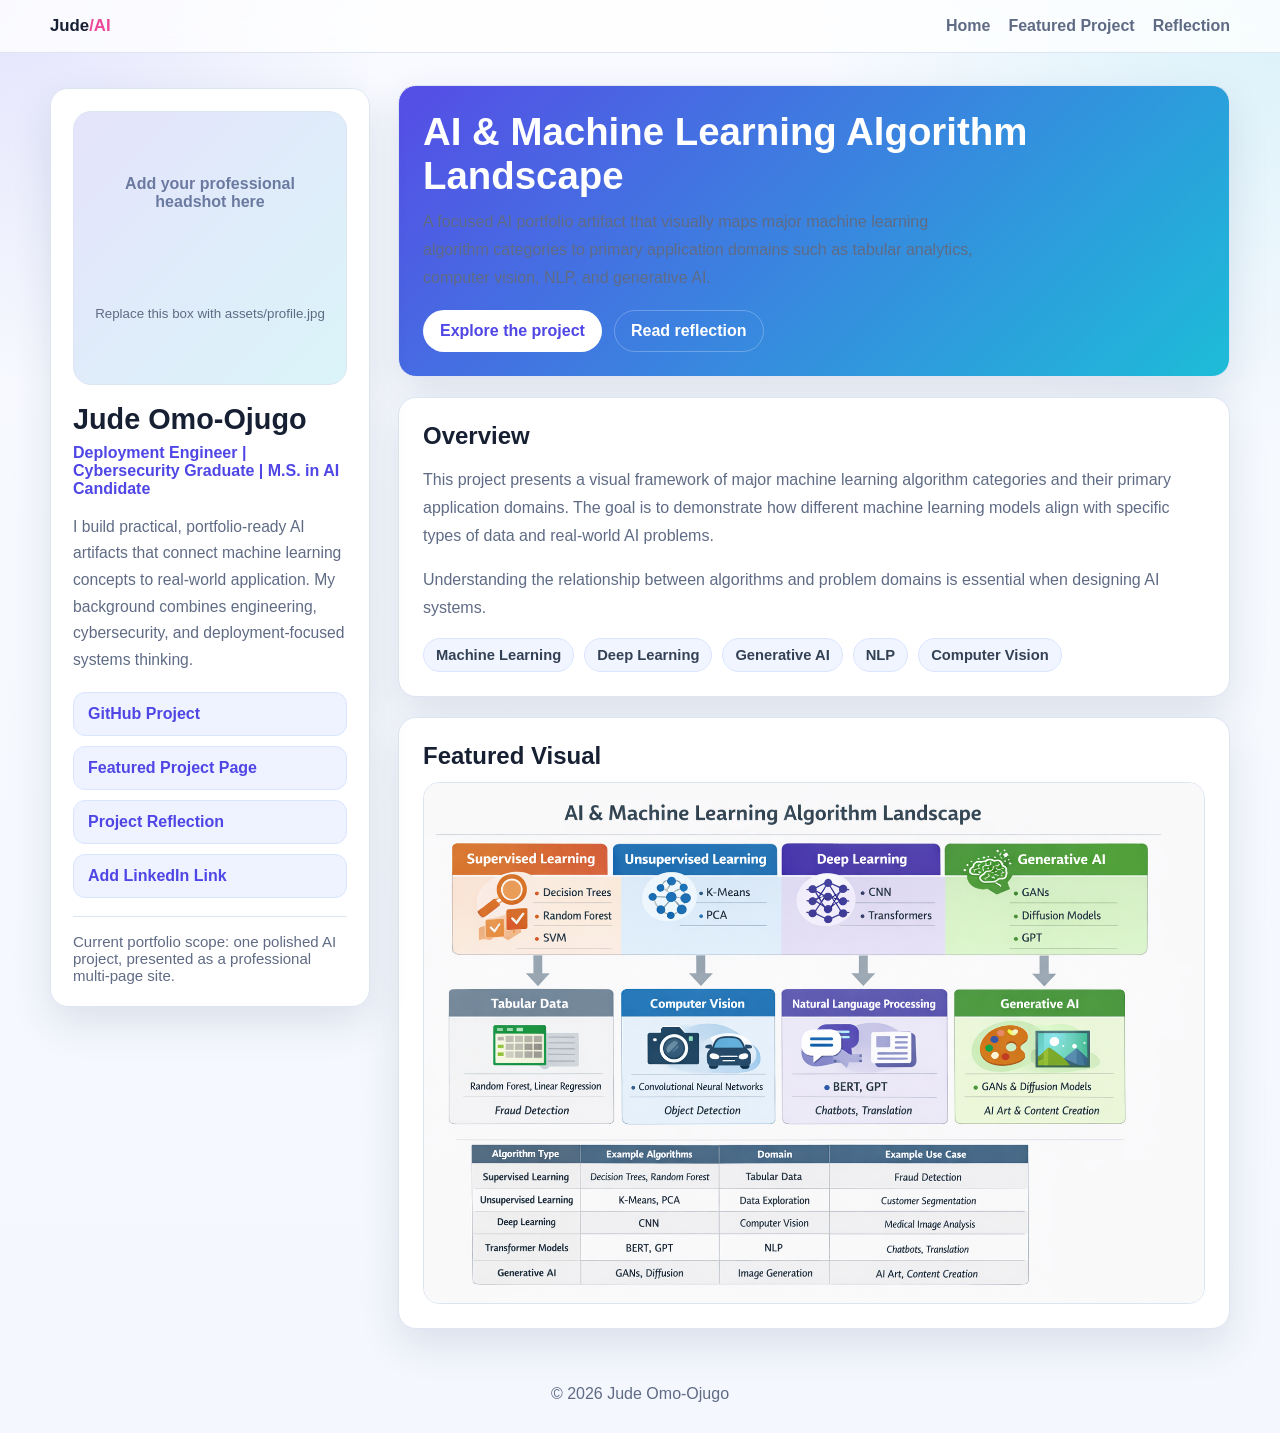
<file: index.html>
<!DOCTYPE html>
<html lang="en">
<head>
  <meta charset="UTF-8" />
  <meta name="viewport" content="width=device-width, initial-scale=1.0" />
  <title>Jude Omo-Ojugo | AI Portfolio</title>
  <meta name="description" content="AI portfolio for Jude Omo-Ojugo featuring a machine learning algorithm landscape project." />
  <link rel="stylesheet" href="styles.css" />
</head>
<body>
  <header class="topbar">
    <div class="container topbar-inner">
      <div class="brand">Jude<span>/AI</span></div>
      <nav class="nav">
        <a href="index.html">Home</a>
        <a href="project.html">Featured Project</a>
        <a href="reflection.html">Reflection</a>
      </nav>
    </div>
  </header>

  <div class="container layout">
    <aside class="sidebar">
      <div class="avatar-wrap">
        <div class="avatar-placeholder">
          Add your professional headshot here
          <small>Replace this box with assets/profile.jpg</small>
        </div>
      </div>
      <h1>Jude Omo-Ojugo</h1>
      <div class="role">Deployment Engineer | Cybersecurity Graduate | M.S. in AI Candidate</div>
      <p class="bio">
        I build practical, portfolio-ready AI artifacts that connect machine learning concepts to real-world application. My background combines engineering, cybersecurity, and deployment-focused systems thinking.
      </p>
      <div class="link-list">
        <a class="link-pill" href="https://github.com/jhoode/ai-ml-algorithm-landscape" target="_blank" rel="noreferrer">GitHub Project</a>
        <a class="link-pill" href="project.html">Featured Project Page</a>
        <a class="link-pill" href="reflection.html">Project Reflection</a>
        <a class="link-pill" href="#" target="_blank" rel="noreferrer">Add LinkedIn Link</a>
      </div>
      <div class="meta">
        Current portfolio scope: one polished AI project, presented as a professional multi-page site.
      </div>
    </aside>

    <main class="main">
      <section class="card hero">
        <h2>AI &amp; Machine Learning Algorithm Landscape</h2>
        <p>
          A focused AI portfolio artifact that visually maps major machine learning algorithm categories to primary application domains such as tabular analytics, computer vision, NLP, and generative AI.
        </p>
        <div class="hero-actions">
          <a class="btn btn-light" href="project.html">Explore the project</a>
          <a class="btn btn-ghost" href="reflection.html">Read reflection</a>
        </div>
      </section>

      <section class="card">
        <h3>Overview</h3>
        <p>
          This project presents a visual framework of major machine learning algorithm categories and their primary application domains. The goal is to demonstrate how different machine learning models align with specific types of data and real-world AI problems.
        </p>
        <p>
          Understanding the relationship between algorithms and problem domains is essential when designing AI systems.
        </p>
        <div class="tags">
          <span class="tag">Machine Learning</span>
          <span class="tag">Deep Learning</span>
          <span class="tag">Generative AI</span>
          <span class="tag">NLP</span>
          <span class="tag">Computer Vision</span>
        </div>
      </section>

      <section class="card">
        <h3>Featured Visual</h3>
        <div class="visual">
          <img src="assets/ai_algorithm_landscape.png" alt="AI and Machine Learning Algorithm Landscape infographic" />
        </div>
      </section>
    </main>
  </div>

  <div class="container footer">© 2026 Jude Omo-Ojugo</div>
</body>
</html>
</file>
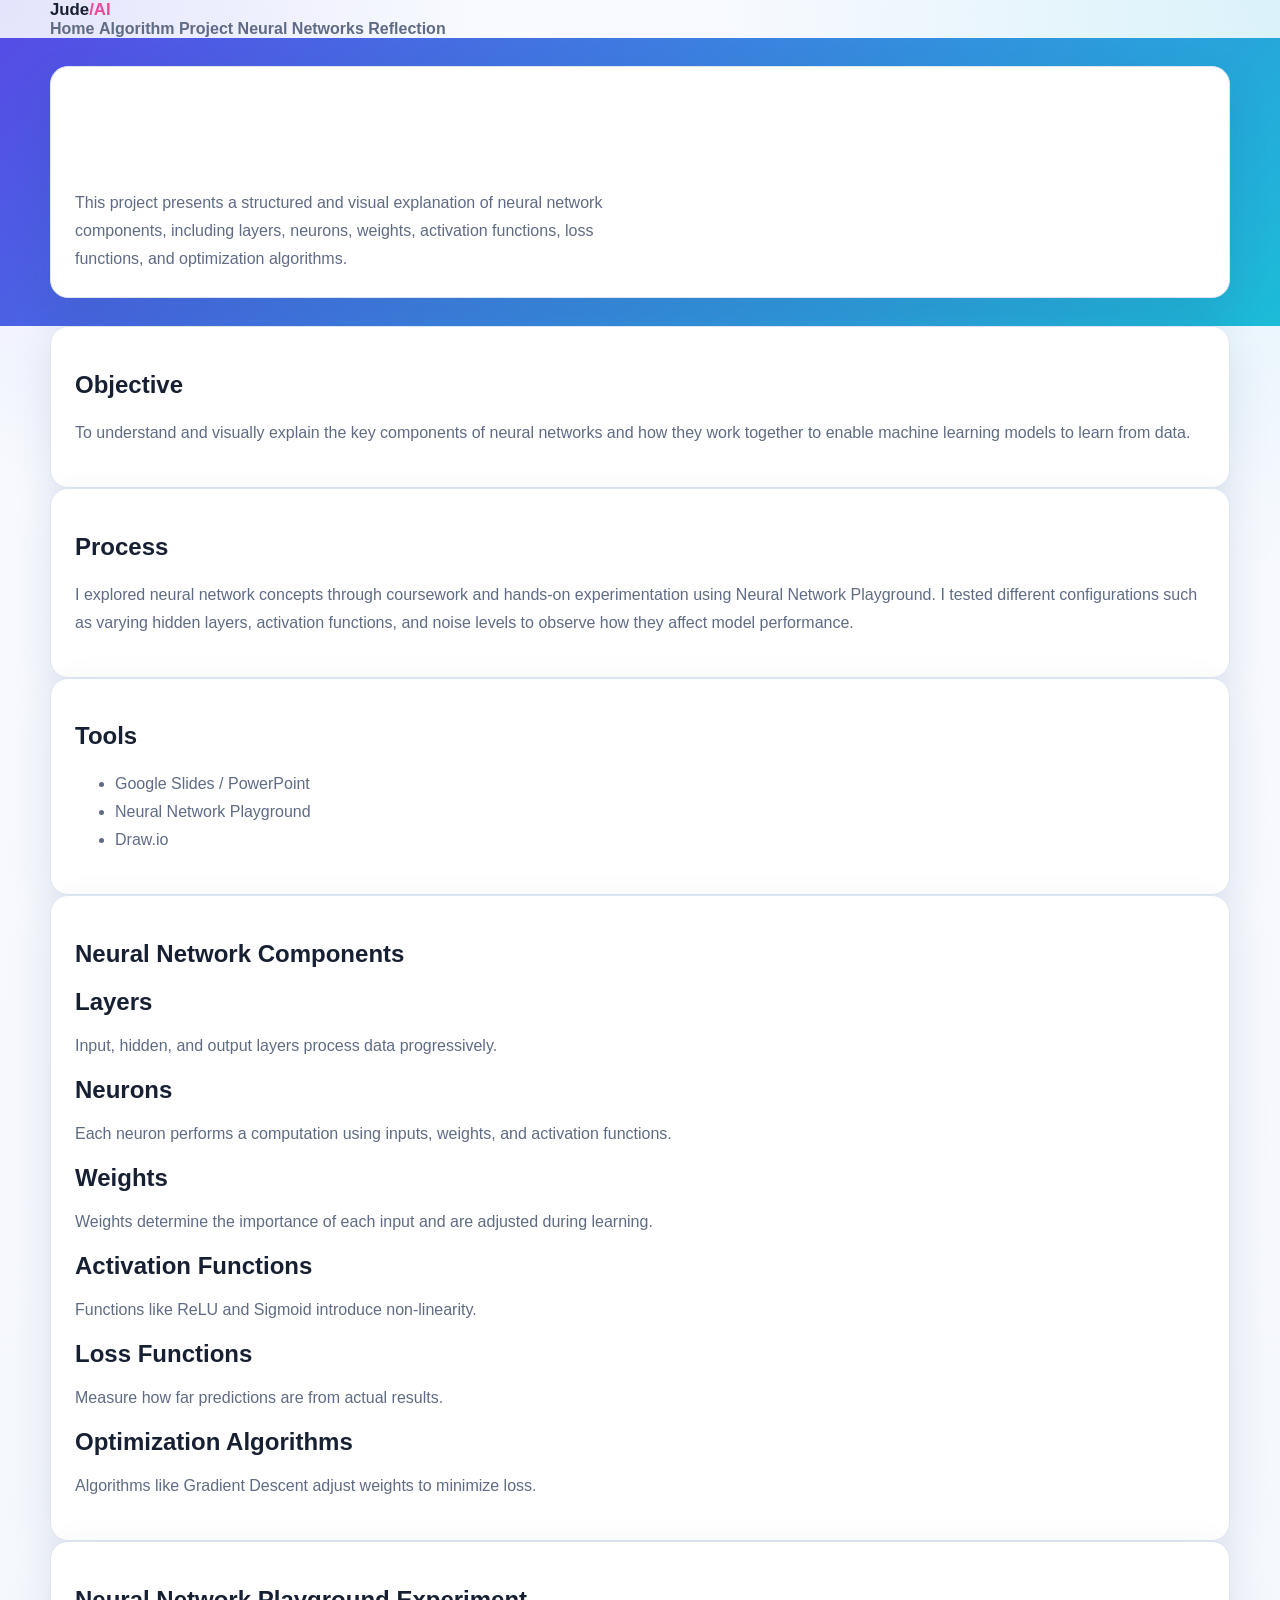
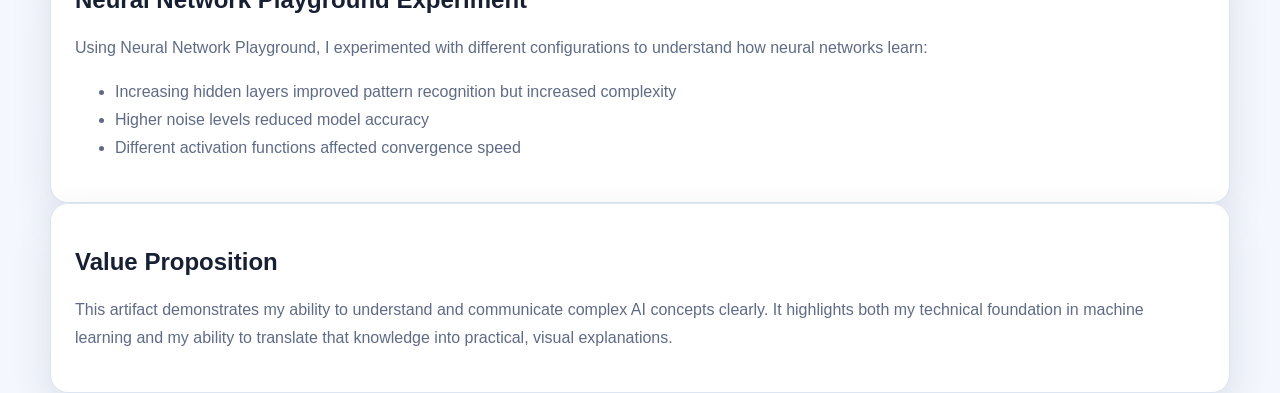
<file: neural-network.html>
<!DOCTYPE html>
<html lang="en">
<head>
<meta charset="UTF-8">
<meta name="viewport" content="width=device-width, initial-scale=1.0">
<title>Neural Network Fundamentals | Jude Omo-Ojugo</title>
<link rel="stylesheet" href="styles.css">
</head>

<body>

<nav class="nav">
  <div class="container nav-inner">
    <div class="brand">Jude<span>/AI</span></div>
    <div class="nav-links">
      <a href="index.html">Home</a>
      <a href="project.html">Algorithm Project</a>
      <a href="neural-network.html">Neural Networks</a>
      <a href="reflection.html">Reflection</a>
    </div>
  </div>
</nav>

<header class="hero">
  <div class="container">
    <div class="card content-card">
      <div class="eyebrow">Portfolio Artifact</div>
      <h1>Neural Network Fundamentals</h1>
      <p class="lead">
        This project presents a structured and visual explanation of neural network components, including layers, neurons, weights, activation functions, loss functions, and optimization algorithms.
      </p>
    </div>
  </div>
</header>

<section class="section">
  <div class="container">

    <div class="card content-card">
      <h2>Objective</h2>
      <p>
        To understand and visually explain the key components of neural networks and how they work together to enable machine learning models to learn from data.
      </p>
    </div>

    <div class="card content-card">
      <h2>Process</h2>
      <p>
        I explored neural network concepts through coursework and hands-on experimentation using Neural Network Playground. I tested different configurations such as varying hidden layers, activation functions, and noise levels to observe how they affect model performance.
      </p>
    </div>

    <div class="card content-card">
      <h2>Tools</h2>
      <ul>
        <li>Google Slides / PowerPoint</li>
        <li>Neural Network Playground</li>
        <li>Draw.io</li>
      </ul>
    </div>

    <div class="card content-card">
      <h2>Neural Network Components</h2>

      <h3>Layers</h3>
      <p>Input, hidden, and output layers process data progressively.</p>

      <h3>Neurons</h3>
      <p>Each neuron performs a computation using inputs, weights, and activation functions.</p>

      <h3>Weights</h3>
      <p>Weights determine the importance of each input and are adjusted during learning.</p>

      <h3>Activation Functions</h3>
      <p>Functions like ReLU and Sigmoid introduce non-linearity.</p>

      <h3>Loss Functions</h3>
      <p>Measure how far predictions are from actual results.</p>

      <h3>Optimization Algorithms</h3>
      <p>Algorithms like Gradient Descent adjust weights to minimize loss.</p>

    </div>

    <div class="card content-card">
      <h2>Neural Network Playground Experiment</h2>
      <p>
        Using Neural Network Playground, I experimented with different configurations to understand how neural networks learn:
      </p>
      <ul>
        <li>Increasing hidden layers improved pattern recognition but increased complexity</li>
        <li>Higher noise levels reduced model accuracy</li>
        <li>Different activation functions affected convergence speed</li>
      </ul>
    </div>

    <div class="card content-card">
      <h2>Value Proposition</h2>
      <p>
        This artifact demonstrates my ability to understand and communicate complex AI concepts clearly. It highlights both my technical foundation in machine learning and my ability to translate that knowledge into practical, visual explanations.
      </p>
    </div>

  </div>
</section>

</body>
</html>
</file>
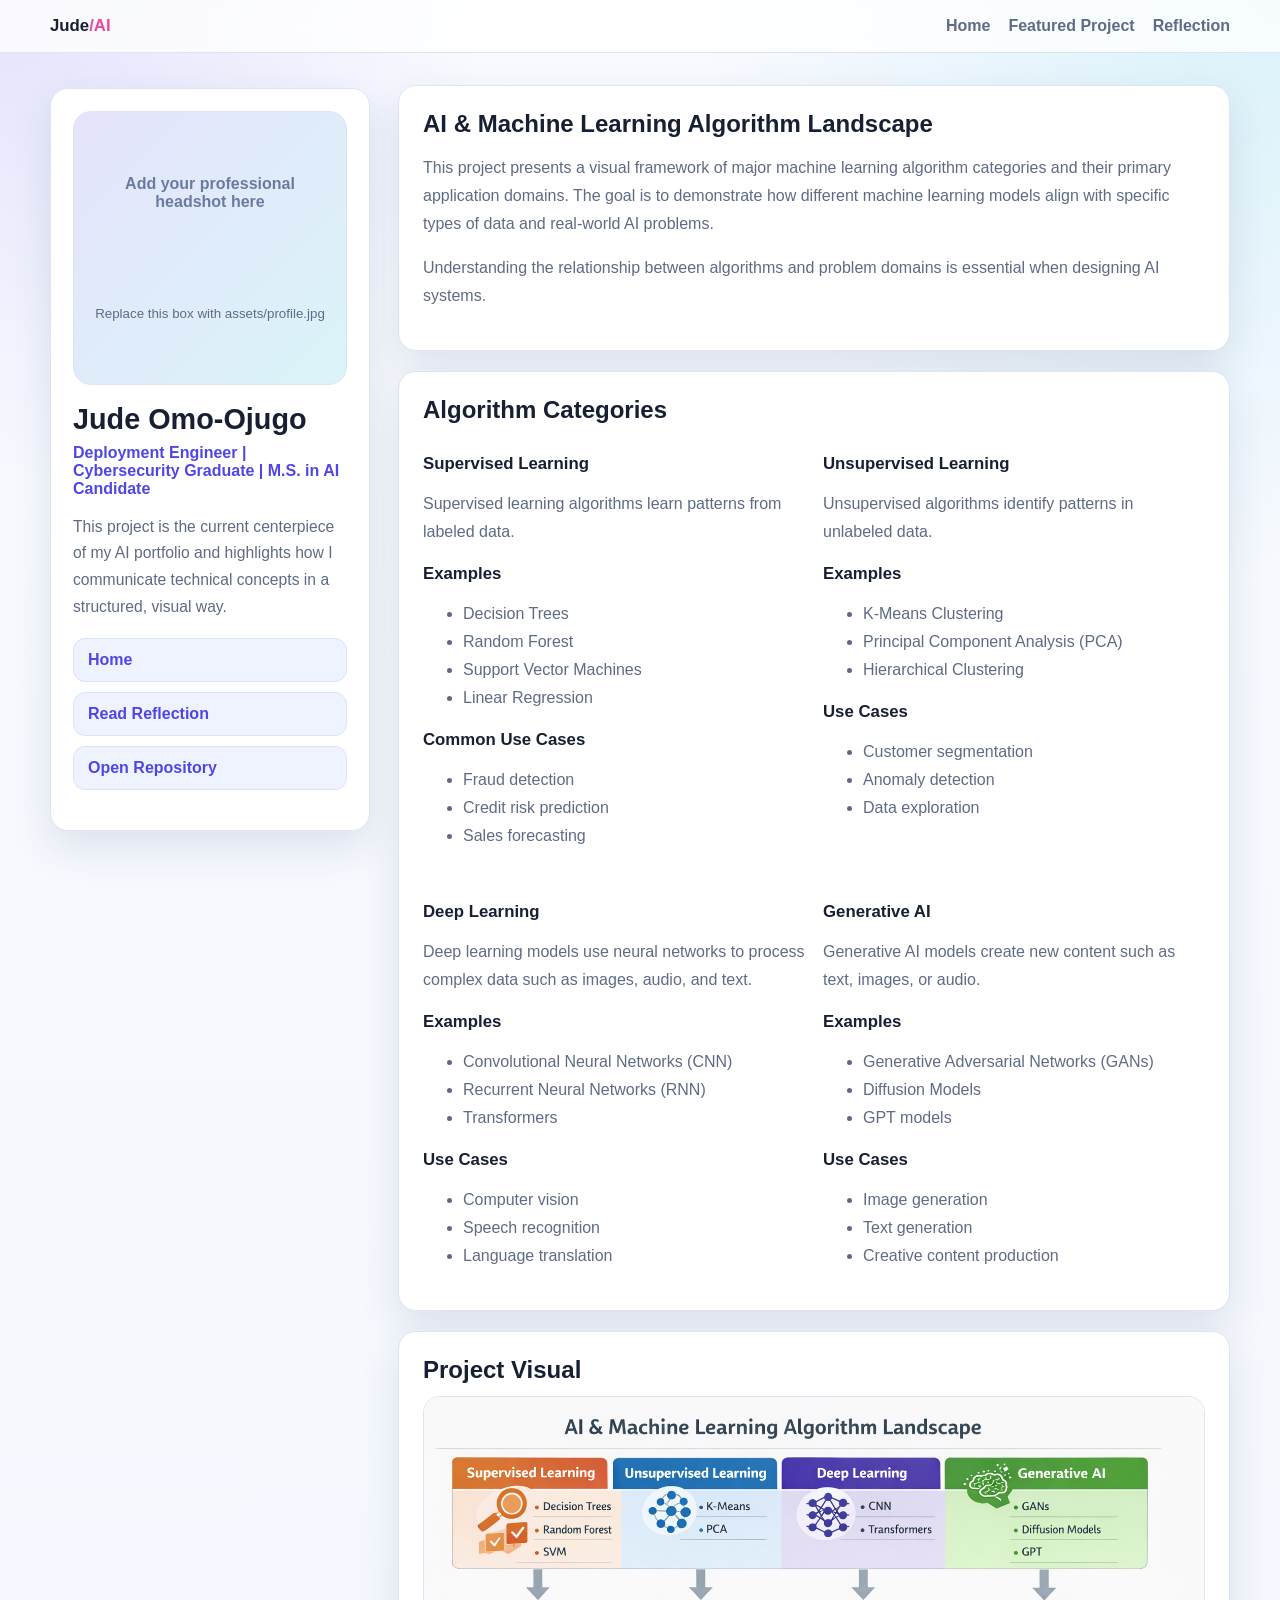
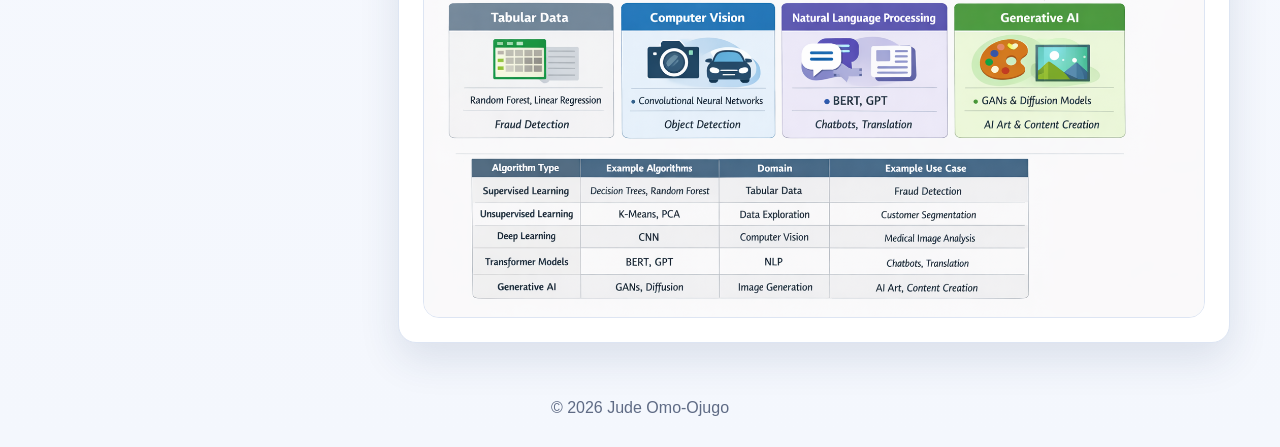
<file: project.html>
<!DOCTYPE html>
<html lang="en">
<head>
  <meta charset="UTF-8" />
  <meta name="viewport" content="width=device-width, initial-scale=1.0" />
  <title>Featured Project | Jude Omo-Ojugo</title>
  <link rel="stylesheet" href="styles.css" />
</head>
<body>
  <header class="topbar">
    <div class="container topbar-inner">
      <div class="brand">Jude<span>/AI</span></div>
      <nav class="nav">
        <a href="index.html">Home</a>
        <a href="project.html">Featured Project</a>
        <a href="reflection.html">Reflection</a>
      </nav>
    </div>
  </header>
  <div class="container layout">
    <aside class="sidebar">
      <div class="avatar-wrap">
        <div class="avatar-placeholder">
          Add your professional headshot here
          <small>Replace this box with assets/profile.jpg</small>
        </div>
      </div>
      <h1>Jude Omo-Ojugo</h1>
      <div class="role">Deployment Engineer | Cybersecurity Graduate | M.S. in AI Candidate</div>
      <p class="bio">This project is the current centerpiece of my AI portfolio and highlights how I communicate technical concepts in a structured, visual way.</p>
      <div class="link-list">
        <a class="link-pill" href="index.html">Home</a>
        <a class="link-pill" href="reflection.html">Read Reflection</a>
        <a class="link-pill" href="https://github.com/jhoode/ai-ml-algorithm-landscape" target="_blank" rel="noreferrer">Open Repository</a>
      </div>
    </aside>

    <main class="main">
      <section class="card">
        <h3>AI &amp; Machine Learning Algorithm Landscape</h3>
        <p>This project presents a visual framework of major machine learning algorithm categories and their primary application domains. The goal is to demonstrate how different machine learning models align with specific types of data and real-world AI problems.</p>
        <p>Understanding the relationship between algorithms and problem domains is essential when designing AI systems.</p>
      </section>

      <section class="card">
        <h3>Algorithm Categories</h3>
        <div class="grid-2">
          <div>
            <h4>Supervised Learning</h4>
            <p>Supervised learning algorithms learn patterns from labeled data.</p>
            <h4>Examples</h4>
            <ul>
              <li>Decision Trees</li>
              <li>Random Forest</li>
              <li>Support Vector Machines</li>
              <li>Linear Regression</li>
            </ul>
            <h4>Common Use Cases</h4>
            <ul>
              <li>Fraud detection</li>
              <li>Credit risk prediction</li>
              <li>Sales forecasting</li>
            </ul>
          </div>
          <div>
            <h4>Unsupervised Learning</h4>
            <p>Unsupervised algorithms identify patterns in unlabeled data.</p>
            <h4>Examples</h4>
            <ul>
              <li>K-Means Clustering</li>
              <li>Principal Component Analysis (PCA)</li>
              <li>Hierarchical Clustering</li>
            </ul>
            <h4>Use Cases</h4>
            <ul>
              <li>Customer segmentation</li>
              <li>Anomaly detection</li>
              <li>Data exploration</li>
            </ul>
          </div>
          <div>
            <h4>Deep Learning</h4>
            <p>Deep learning models use neural networks to process complex data such as images, audio, and text.</p>
            <h4>Examples</h4>
            <ul>
              <li>Convolutional Neural Networks (CNN)</li>
              <li>Recurrent Neural Networks (RNN)</li>
              <li>Transformers</li>
            </ul>
            <h4>Use Cases</h4>
            <ul>
              <li>Computer vision</li>
              <li>Speech recognition</li>
              <li>Language translation</li>
            </ul>
          </div>
          <div>
            <h4>Generative AI</h4>
            <p>Generative AI models create new content such as text, images, or audio.</p>
            <h4>Examples</h4>
            <ul>
              <li>Generative Adversarial Networks (GANs)</li>
              <li>Diffusion Models</li>
              <li>GPT models</li>
            </ul>
            <h4>Use Cases</h4>
            <ul>
              <li>Image generation</li>
              <li>Text generation</li>
              <li>Creative content production</li>
            </ul>
          </div>
        </div>
      </section>

      <section class="card">
        <h3>Project Visual</h3>
        <div class="visual">
          <img src="assets/ai_algorithm_landscape.png" alt="AI and Machine Learning Algorithm Landscape infographic" />
        </div>
      </section>
    </main>
  </div>
  <div class="container footer">© 2026 Jude Omo-Ojugo</div>
</body>
</html>
</file>
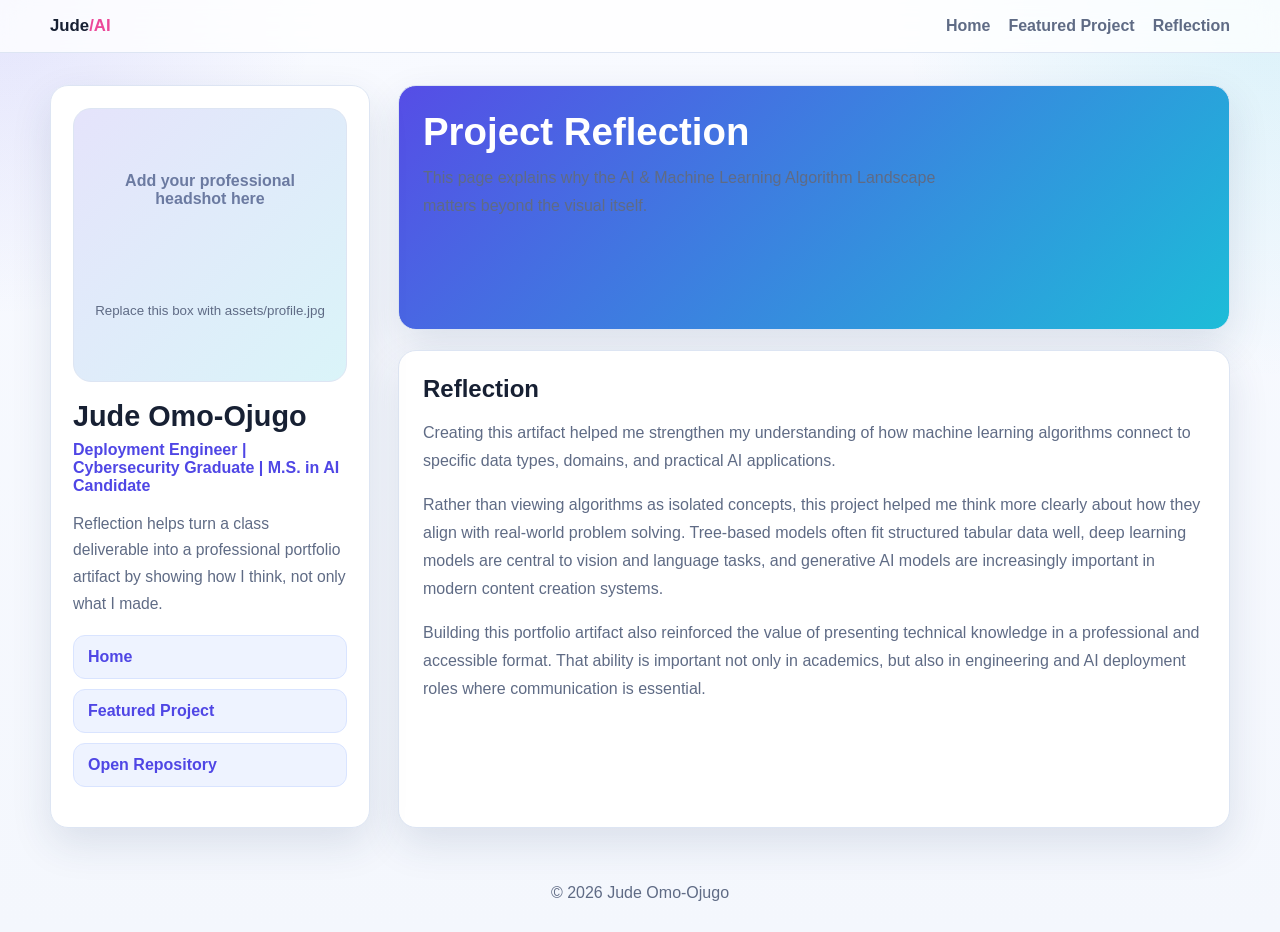
<file: reflection.html>
<!DOCTYPE html>
<html lang="en">
<head>
  <meta charset="UTF-8" />
  <meta name="viewport" content="width=device-width, initial-scale=1.0" />
  <title>Reflection | Jude Omo-Ojugo</title>
  <link rel="stylesheet" href="styles.css" />
</head>
<body>
  <header class="topbar">
    <div class="container topbar-inner">
      <div class="brand">Jude<span>/AI</span></div>
      <nav class="nav">
        <a href="index.html">Home</a>
        <a href="project.html">Featured Project</a>
        <a href="reflection.html">Reflection</a>
      </nav>
    </div>
  </header>
  <div class="container layout">
    <aside class="sidebar">
      <div class="avatar-wrap">
        <div class="avatar-placeholder">
          Add your professional headshot here
          <small>Replace this box with assets/profile.jpg</small>
        </div>
      </div>
      <h1>Jude Omo-Ojugo</h1>
      <div class="role">Deployment Engineer | Cybersecurity Graduate | M.S. in AI Candidate</div>
      <p class="bio">Reflection helps turn a class deliverable into a professional portfolio artifact by showing how I think, not only what I made.</p>
      <div class="link-list">
        <a class="link-pill" href="index.html">Home</a>
        <a class="link-pill" href="project.html">Featured Project</a>
        <a class="link-pill" href="https://github.com/jhoode/ai-ml-algorithm-landscape" target="_blank" rel="noreferrer">Open Repository</a>
      </div>
    </aside>

    <main class="main">
      <section class="card hero">
        <h2>Project Reflection</h2>
        <p>This page explains why the AI &amp; Machine Learning Algorithm Landscape matters beyond the visual itself.</p>
      </section>

      <section class="card">
        <h3>Reflection</h3>
        <p>
          Creating this artifact helped me strengthen my understanding of how machine learning algorithms connect to specific data types, domains, and practical AI applications.
        </p>
        <p>
          Rather than viewing algorithms as isolated concepts, this project helped me think more clearly about how they align with real-world problem solving. Tree-based models often fit structured tabular data well, deep learning models are central to vision and language tasks, and generative AI models are increasingly important in modern content creation systems.
        </p>
        <p>
          Building this portfolio artifact also reinforced the value of presenting technical knowledge in a professional and accessible format. That ability is important not only in academics, but also in engineering and AI deployment roles where communication is essential.
        </p>
      </section>
    </main>
  </div>
  <div class="container footer">© 2026 Jude Omo-Ojugo</div>
</body>
</html>
</file>
<file: styles.css>
:root {
  --bg: #f6f8fc;
  --surface: #ffffff;
  --surface-2: #eef3ff;
  --text: #172033;
  --muted: #5f6b85;
  --line: #dde5f3;
  --primary: #4f46e5;
  --primary-2: #06b6d4;
  --accent: #ec4899;
  --shadow: 0 16px 40px rgba(36, 56, 99, 0.12);
  --radius: 18px;
  --max: 1180px;
}
* { box-sizing: border-box; }
html { scroll-behavior: smooth; }
body {
  margin: 0;
  font-family: Inter, Arial, Helvetica, sans-serif;
  color: var(--text);
  background:
    radial-gradient(circle at top left, rgba(79,70,229,.12), transparent 20%),
    radial-gradient(circle at top right, rgba(6,182,212,.12), transparent 24%),
    linear-gradient(180deg, #f8faff 0%, #f4f7fd 100%);
}
a { color: var(--primary); text-decoration: none; }
a:hover { text-decoration: underline; }
img { max-width: 100%; display: block; }
.container { width: min(calc(100% - 32px), var(--max)); margin: 0 auto; }
.topbar {
  background: rgba(255,255,255,.78);
  backdrop-filter: blur(14px);
  border-bottom: 1px solid var(--line);
  position: sticky; top: 0; z-index: 20;
}
.topbar-inner {
  display: flex; justify-content: space-between; align-items: center; gap: 16px; padding: 16px 0;
}
.brand { font-weight: 800; font-size: 1.05rem; color: var(--text); }
.brand span { color: var(--accent); }
.nav { display: flex; gap: 18px; flex-wrap: wrap; }
.nav a { color: var(--muted); font-weight: 600; }
.layout {
  display: grid;
  grid-template-columns: 320px minmax(0, 1fr);
  gap: 28px;
  padding: 32px 0 48px;
}
.sidebar, .card {
  background: var(--surface);
  border: 1px solid var(--line);
  border-radius: var(--radius);
  box-shadow: var(--shadow);
}
.sidebar {
  padding: 22px;
  align-self: start;
  position: sticky;
  top: 88px;
}
.avatar-wrap {
  border-radius: 18px;
  overflow: hidden;
  background: linear-gradient(135deg, rgba(79,70,229,.15), rgba(6,182,212,.15));
  border: 1px solid var(--line);
  margin-bottom: 18px;
}
.avatar-placeholder {
  aspect-ratio: 1 / 1;
  display: grid;
  place-items: center;
  color: #6b7aa1;
  padding: 20px;
  text-align: center;
  font-weight: 700;
}
.avatar-placeholder small { display: block; margin-top: 8px; font-weight: 500; color: var(--muted); }
.sidebar h1 { margin: 0 0 8px; font-size: 1.8rem; }
.role {
  color: var(--primary);
  font-weight: 700;
  margin-bottom: 12px;
}
.bio { color: var(--muted); font-size: .98rem; line-height: 1.7; }
.link-list { display: grid; gap: 10px; margin: 18px 0; }
.link-pill {
  display: block;
  padding: 12px 14px;
  border-radius: 12px;
  background: var(--surface-2);
  border: 1px solid #d9e4ff;
  font-weight: 700;
}
.meta {
  border-top: 1px solid var(--line);
  padding-top: 16px;
  margin-top: 16px;
  color: var(--muted);
  font-size: .94rem;
}
.main { display: grid; gap: 20px; }
.hero {
  padding: 28px;
  background: linear-gradient(135deg, rgba(79,70,229,.96), rgba(6,182,212,.9));
  color: white;
}
.hero h2 { margin: 0 0 10px; font-size: clamp(2rem, 3vw, 3rem); }
.hero p { margin: 0; max-width: 64ch; line-height: 1.7; }
.hero-actions { display: flex; gap: 12px; flex-wrap: wrap; margin-top: 18px; }
.btn {
  display: inline-block;
  padding: 11px 16px;
  border-radius: 999px;
  font-weight: 700;
  border: 1px solid rgba(255,255,255,.25);
}
.btn-light { background: white; color: var(--primary); }
.btn-ghost { color: white; }
.card { padding: 24px; }
.card h3 { margin: 0 0 12px; font-size: 1.5rem; }
.card h4 { margin: 18px 0 8px; font-size: 1.05rem; }
.card p, .card li { color: var(--muted); line-height: 1.75; }
.grid-2 { display: grid; grid-template-columns: 1fr 1fr; gap: 18px; }
.visual {
  overflow: hidden; border-radius: 16px; border: 1px solid var(--line); background: #fbfdff;
}
.visual img { width: 100%; height: auto; }
.tags { display: flex; gap: 10px; flex-wrap: wrap; margin-top: 14px; }
.tag {
  padding: 8px 12px; border-radius: 999px; background: #f1f5ff; color: #334155; border: 1px solid #dbe5ff; font-size: .92rem; font-weight: 700;
}
.footer { color: var(--muted); text-align: center; padding: 8px 0 30px; }
@media (max-width: 920px) {
  .layout { grid-template-columns: 1fr; }
  .sidebar { position: static; }
  .grid-2 { grid-template-columns: 1fr; }
}
@media (max-width: 640px) {
  .nav { display:none; }
  .hero, .card, .sidebar { padding: 18px; }
}
</file>
